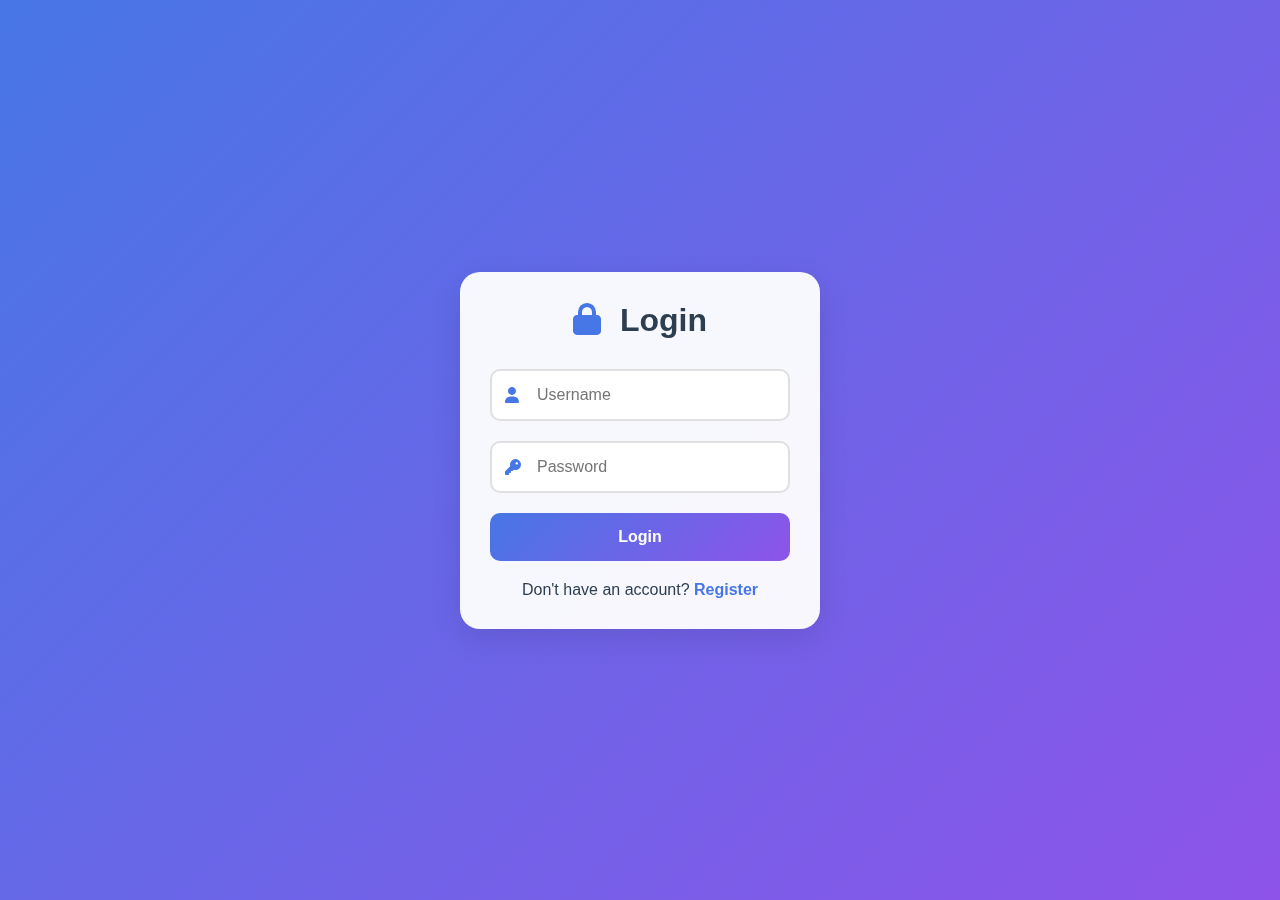
<file: index.html>
<!DOCTYPE html>
<html lang="en">
<head>
    <meta charset="UTF-8">
    <meta name="viewport" content="width=device-width, initial-scale=1.0">
    <title>Login - Authentication System</title>
    <link rel="stylesheet" href="styles.css">
    <link rel="stylesheet" href="https://cdnjs.cloudflare.com/ajax/libs/font-awesome/6.0.0/css/all.min.css">
</head>
<body>
    <div class="container">
        <div class="form-container">
            <h1><i class="fas fa-lock"></i> Login</h1>
            <form id="loginForm">
                <div class="input-group">
                    <i class="fas fa-user"></i>
                    <input type="text" id="loginUsername" placeholder="Username" required>
                </div>
                <div class="input-group">
                    <i class="fas fa-key"></i>
                    <input type="password" id="loginPassword" placeholder="Password" required>
                </div>
                <button type="submit" class="btn">Login</button>
            </form>
            <p class="switch-form">Don't have an account? <a href="#" id="showRegister">Register</a></p>
        </div>

        <div class="form-container hidden" id="registerContainer">
            <h1><i class="fas fa-user-plus"></i> Register</h1>
            <form id="registerForm">
                <div class="input-group">
                    <i class="fas fa-user"></i>
                    <input type="text" id="registerUsername" placeholder="Username" required>
                </div>
                <div class="input-group">
                    <i class="fas fa-envelope"></i>
                    <input type="email" id="registerEmail" placeholder="Email" required>
                </div>
                <div class="input-group">
                    <i class="fas fa-key"></i>
                    <input type="password" id="registerPassword" placeholder="Password" required>
                </div>
                <div class="input-group">
                    <i class="fas fa-key"></i>
                    <input type="password" id="confirmPassword" placeholder="Confirm Password" required>
                </div>
                <button type="submit" class="btn">Register</button>
            </form>
            <p class="switch-form">Already have an account? <a href="#" id="showLogin">Login</a></p>
        </div>
    </div>
    <script src="script.js"></script>
</body>
</html>
</file>
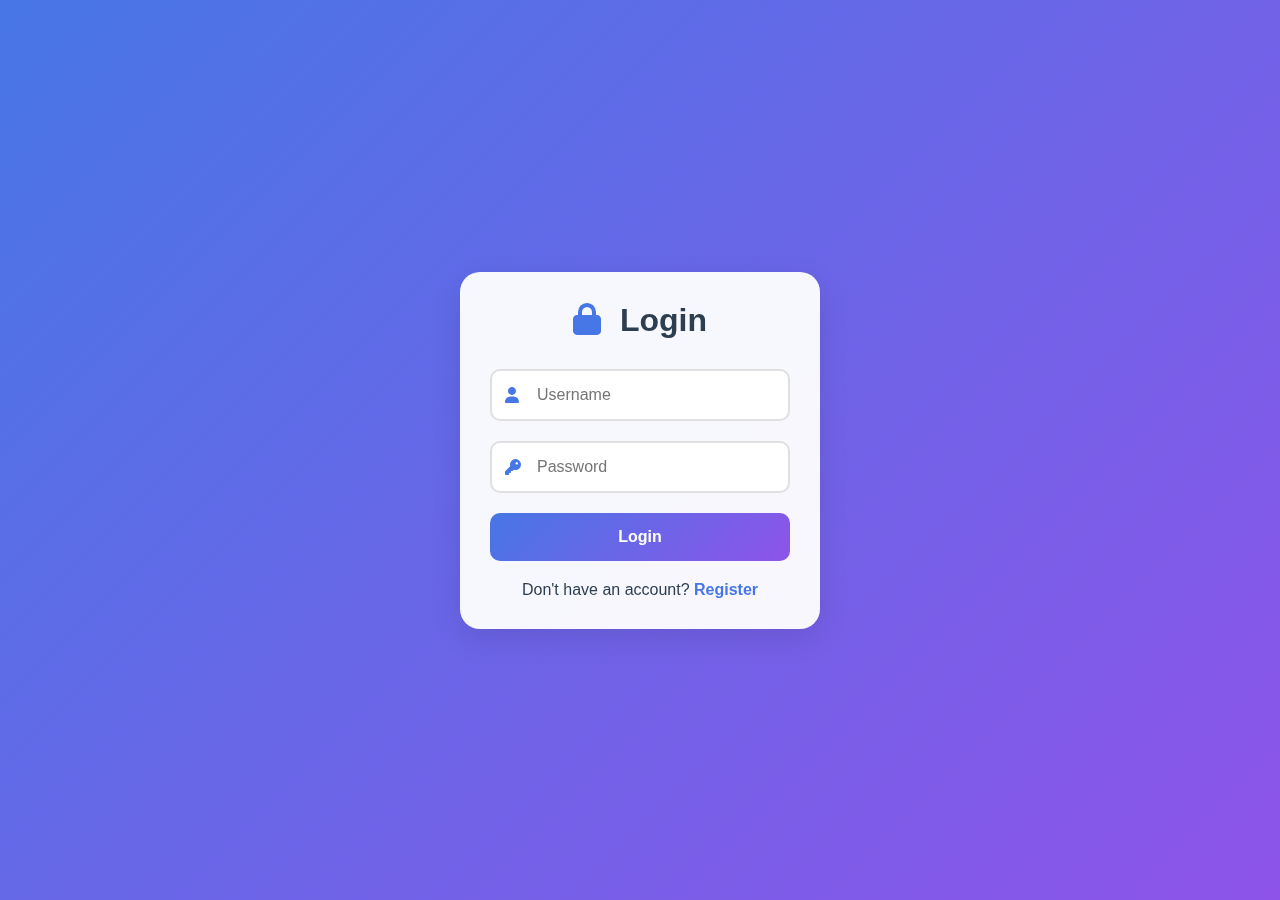
<file: dashboard.html>
<!DOCTYPE html>
<html lang="en">
<head>
    <meta charset="UTF-8">
    <meta name="viewport" content="width=device-width, initial-scale=1.0">
    <title>Dashboard - Authentication System</title>
    <link rel="stylesheet" href="styles.css">
    <link rel="stylesheet" href="https://cdnjs.cloudflare.com/ajax/libs/font-awesome/6.0.0/css/all.min.css">
</head>
<body>
    <div class="dashboard-container">
        <nav class="dashboard-nav">
            <h2><i class="fas fa-tachometer-alt"></i> Dashboard</h2>
            <button id="logoutBtn" class="btn-logout"><i class="fas fa-sign-out-alt"></i> Logout</button>
        </nav>
        <div class="dashboard-content">
            <div class="welcome-card">
                <h1>Welcome, <span id="username">User</span>!</h1>
                <p>You've successfully logged into your secure dashboard.</p>
            </div>
            <div class="stats-container">
                <div class="stat-card">
                    <i class="fas fa-clock"></i>
                    <h3>Last Login</h3>
                    <p id="lastLogin">Just now</p>
                </div>
                <div class="stat-card">
                    <i class="fas fa-shield-alt"></i>
                    <h3>Security Status</h3>
                    <p>Protected</p>
                </div>
                <div class="stat-card">
                    <i class="fas fa-user-check"></i>
                    <h3>Account Status</h3>
                    <p>Active</p>
                </div>
            </div>
        </div>
    </div>
    <script src="script.js"></script>
</body>
</html>
</file>
<file: styles.css>
:root {
    --primary-color: #4776E6;
    --secondary-color: #8E54E9;
    --success-color: #2ecc71;
    --error-color: #e74c3c;
    --text-color: #2c3e50;
    --light-bg: #f5f6fa;
}

* {
    margin: 0;
    padding: 0;
    box-sizing: border-box;
    font-family: 'Segoe UI', Tahoma, Geneva, Verdana, sans-serif;
}

body {
    min-height: 100vh;
    background: linear-gradient(135deg, var(--primary-color), var(--secondary-color));
    display: flex;
    justify-content: center;
    align-items: center;
}

.container {
    width: 100%;
    max-width: 400px;
    padding: 20px;
}

.form-container {
    background: rgba(255, 255, 255, 0.95);
    padding: 30px;
    border-radius: 20px;
    box-shadow: 0 10px 30px rgba(0, 0, 0, 0.1);
    backdrop-filter: blur(10px);
}

.hidden {
    display: none;
}

h1 {
    color: var(--text-color);
    text-align: center;
    margin-bottom: 30px;
    font-size: 2em;
}

h1 i {
    color: var(--primary-color);
    margin-right: 10px;
}

.input-group {
    position: relative;
    margin-bottom: 20px;
}

.input-group i {
    position: absolute;
    left: 15px;
    top: 50%;
    transform: translateY(-50%);
    color: var(--primary-color);
}

input {
    width: 100%;
    padding: 15px 15px 15px 45px;
    border: 2px solid #e0e0e0;
    border-radius: 10px;
    font-size: 16px;
    transition: all 0.3s ease;
}

input:focus {
    border-color: var(--primary-color);
    outline: none;
    box-shadow: 0 0 10px rgba(71, 118, 230, 0.1);
}

.btn {
    width: 100%;
    padding: 15px;
    background: linear-gradient(135deg, var(--primary-color), var(--secondary-color));
    border: none;
    border-radius: 10px;
    color: white;
    font-size: 16px;
    font-weight: 600;
    cursor: pointer;
    transition: transform 0.3s ease;
}

.btn:hover {
    transform: translateY(-2px);
}

.switch-form {
    text-align: center;
    margin-top: 20px;
    color: var(--text-color);
}

.switch-form a {
    color: var(--primary-color);
    text-decoration: none;
    font-weight: 600;
}

.switch-form a:hover {
    text-decoration: underline;
}

/* Dashboard Styles */
.dashboard-container {
    width: 100%;
    min-height: 100vh;
    background: var(--light-bg);
}

.dashboard-nav {
    background: white;
    padding: 20px;
    display: flex;
    justify-content: space-between;
    align-items: center;
    box-shadow: 0 2px 10px rgba(0, 0, 0, 0.1);
}

.dashboard-nav h2 i {
    color: var(--primary-color);
    margin-right: 10px;
}

.btn-logout {
    padding: 10px 20px;
    background: var(--error-color);
    color: white;
    border: none;
    border-radius: 5px;
    cursor: pointer;
    font-size: 16px;
}

.dashboard-content {
    padding: 30px;
    max-width: 1200px;
    margin: 0 auto;
}

.welcome-card {
    background: white;
    padding: 30px;
    border-radius: 15px;
    margin-bottom: 30px;
    box-shadow: 0 5px 15px rgba(0, 0, 0, 0.05);
}

.stats-container {
    display: grid;
    grid-template-columns: repeat(auto-fit, minmax(250px, 1fr));
    gap: 20px;
}

.stat-card {
    background: white;
    padding: 20px;
    border-radius: 15px;
    text-align: center;
    box-shadow: 0 5px 15px rgba(0, 0, 0, 0.05);
}

.stat-card i {
    font-size: 2em;
    color: var(--primary-color);
    margin-bottom: 10px;
}

/* Toast Notifications */
.toast {
    position: fixed;
    top: 20px;
    right: 20px;
    padding: 15px 30px;
    border-radius: 10px;
    color: white;
    font-weight: 600;
    transform: translateX(150%);
    transition: transform 0.3s ease;
}

.toast.show {
    transform: translateX(0);
}

.toast.success {
    background: var(--success-color);
}

.toast.error {
    background: var(--error-color);
}
</file>
